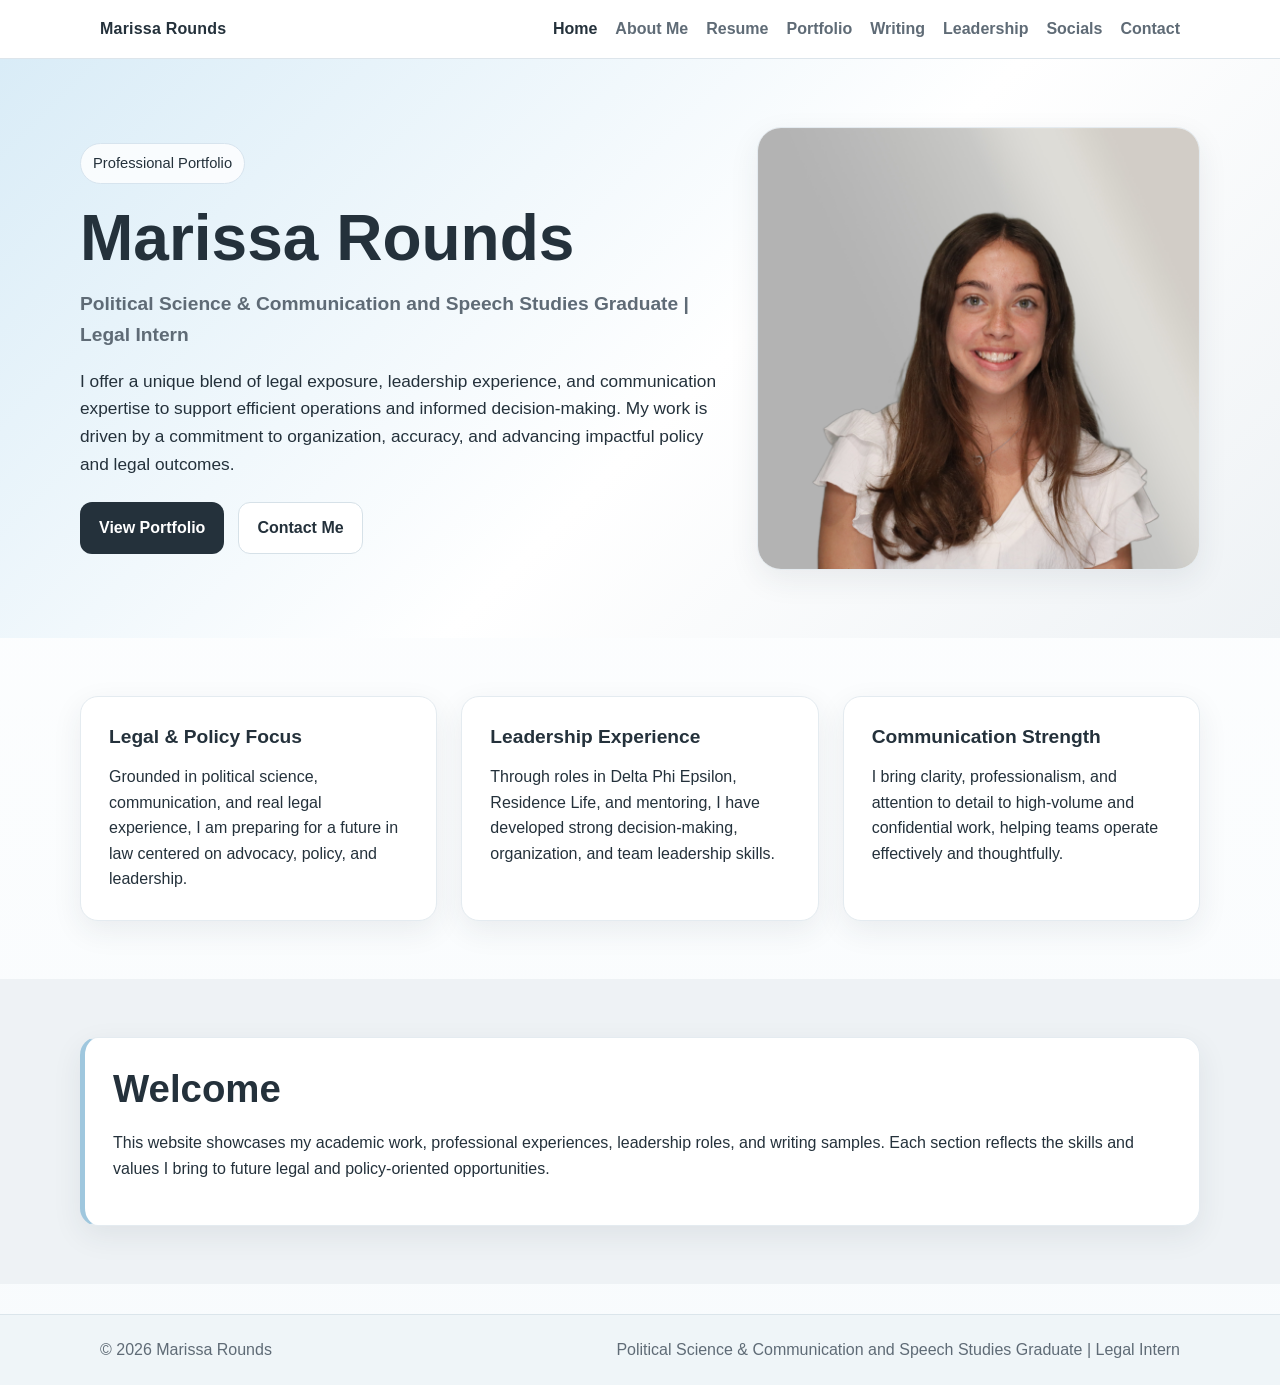
<file: index.html>
<!doctype html>
<html lang="en">
  <head>
    <meta charset="UTF-8" />
    <meta name="viewport" content="width=device-width, initial-scale=1.0" />
    <title>Marissa Rounds | Professional Portfolio</title>
    <link rel="stylesheet" href="css/styles.css" />
  </head>
  <body>
    <header>
      <div class="nav-wrap">
        <div class="brand">Marissa Rounds</div>
        <button class="menu-toggle" aria-label="Toggle navigation">Menu</button>
        <nav>
          <ul>
            <li><a href="index.html">Home</a></li>
            <li><a href="about.html">About Me</a></li>
            <li><a href="resume.html">Resume</a></li>
            <li><a href="portfolio.html">Portfolio</a></li>
            <li><a href="writing.html">Writing</a></li>
            <li><a href="leadership.html">Leadership</a></li>
            <li><a href="socials.html">Socials</a></li>
            <li><a href="contact.html">Contact</a></li>
          </ul>
        </nav>
      </div>
    </header>

    <section class="hero">
      <div class="hero-inner">
        <div class="hero-grid">
          <div>
            <div class="kicker">Professional Portfolio</div>
            <h1>Marissa Rounds</h1>
            <div class="subtitle">
              Political Science &amp; Communication and Speech Studies Graduate
              | Legal Intern
            </div>
            <p class="lead">
              I offer a unique blend of legal exposure, leadership experience,
              and communication expertise to support efficient operations and
              informed decision-making. My work is driven by a commitment to
              organization, accuracy, and advancing impactful policy and legal
              outcomes.
            </p>
            <div class="button-row">
              <a class="btn btn-primary" href="portfolio.html"
                >View Portfolio</a
              >
              <a class="btn btn-secondary" href="contact.html">Contact Me</a>
            </div>
          </div>
          <div class="hero-image">
            <img
              src="images/headshot.jpeg"
              alt="Professional headshot placeholder for Marissa Rounds"
            />
          </div>
        </div>
      </div>
    </section>

    <section class="section">
      <div class="page-shell grid-3">
        <div class="feature">
          <h3>Legal &amp; Policy Focus</h3>
          <p>
            Grounded in political science, communication, and real legal
            experience, I am preparing for a future in law centered on advocacy,
            policy, and leadership.
          </p>
        </div>
        <div class="feature">
          <h3>Leadership Experience</h3>
          <p>
            Through roles in Delta Phi Epsilon, Residence Life, and mentoring, I
            have developed strong decision-making, organization, and team
            leadership skills.
          </p>
        </div>
        <div class="feature">
          <h3>Communication Strength</h3>
          <p>
            I bring clarity, professionalism, and attention to detail to
            high-volume and confidential work, helping teams operate effectively
            and thoughtfully.
          </p>
        </div>
      </div>
    </section>

    <section class="section alt">
      <div class="page-shell card highlight">
        <h2>Welcome</h2>
        <p>
          This website showcases my academic work, professional experiences,
          leadership roles, and writing samples. Each section reflects the
          skills and values I bring to future legal and policy-oriented
          opportunities.
        </p>
      </div>
    </section>

    <footer>
      <div class="footer-inner">
        <div>© <span id="year"></span> Marissa Rounds</div>
        <div>
          Political Science &amp; Communication and Speech Studies Graduate |
          Legal Intern
        </div>
      </div>
    </footer>
    <script src="js/main.js"></script>
  </body>
</html>
</file>
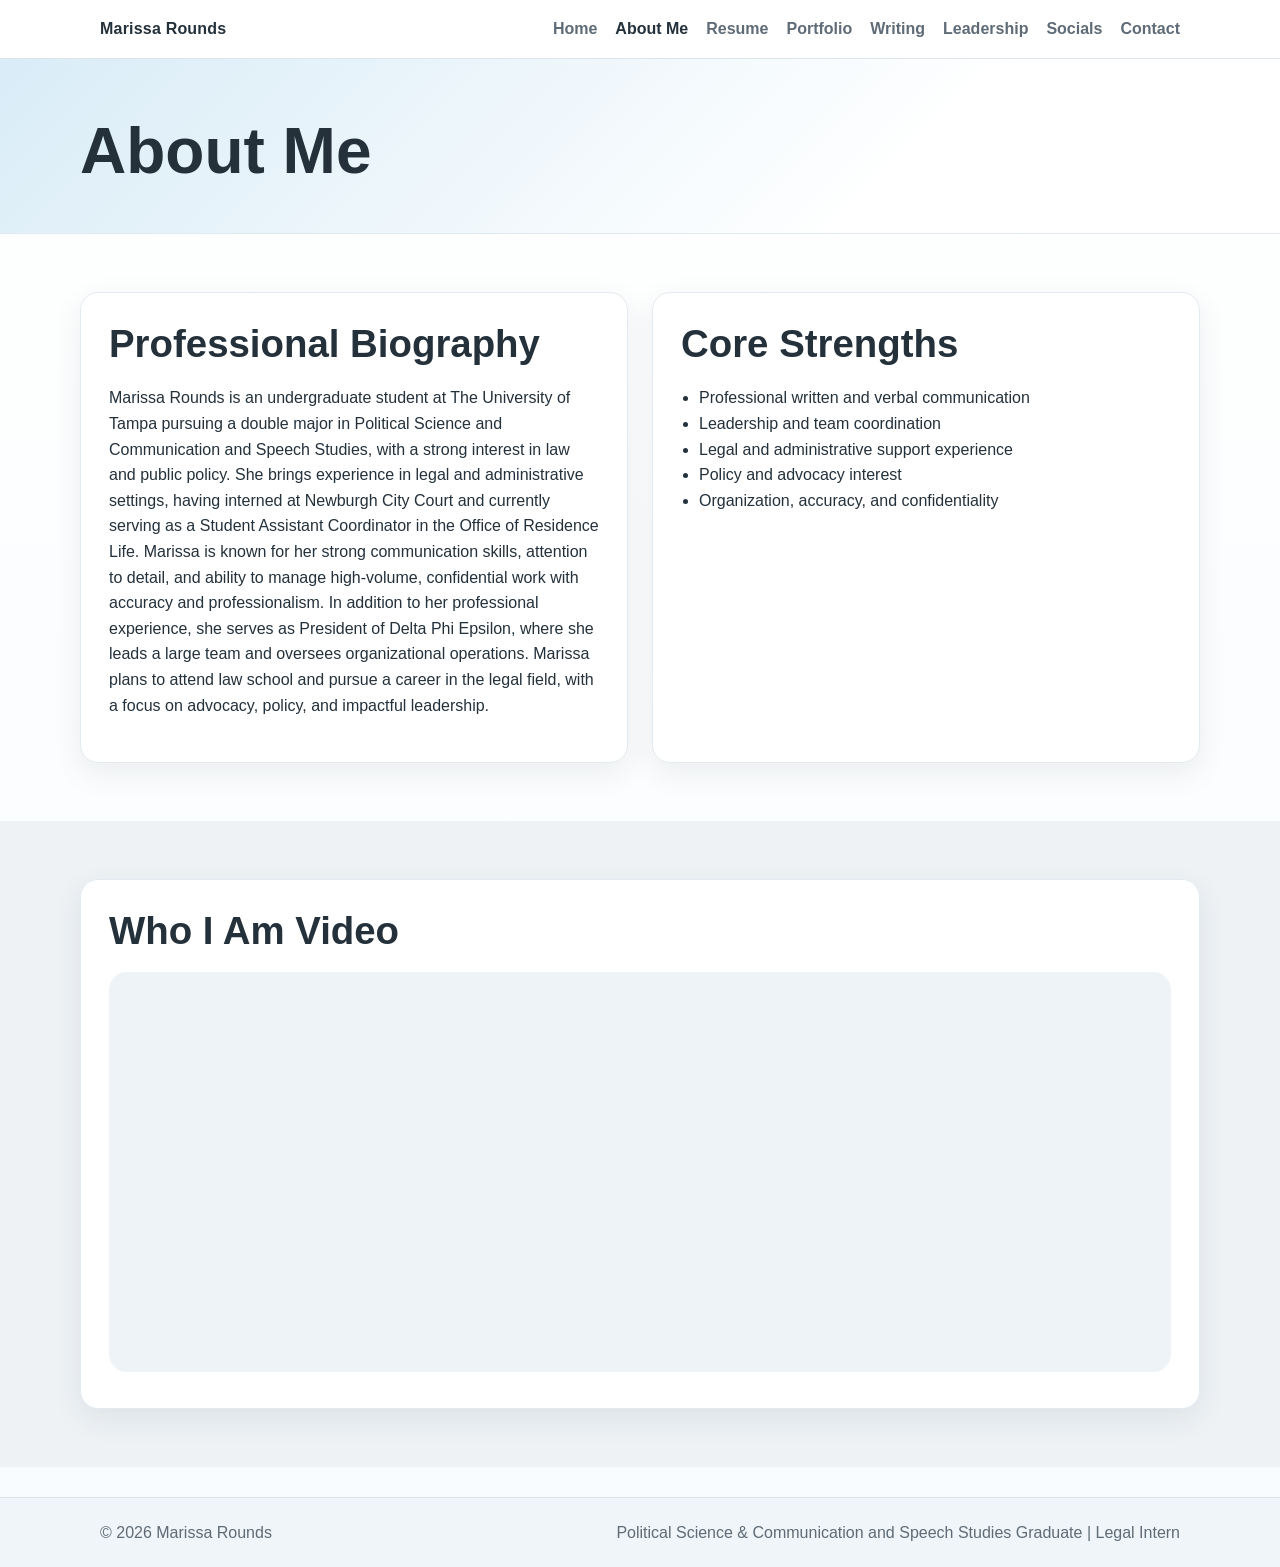
<file: about.html>
<!doctype html>
<html lang="en">
  <head>
    <meta charset="UTF-8" />
    <meta name="viewport" content="width=device-width, initial-scale=1.0" />
    <title>About Me | Marissa Rounds</title>
    <link rel="stylesheet" href="css/styles.css" />
  </head>
  <body>
    <header>
      <div class="nav-wrap">
        <div class="brand">Marissa Rounds</div>
        <button class="menu-toggle" aria-label="Toggle navigation">Menu</button>
        <nav>
          <ul>
            <li><a href="index.html">Home</a></li>
            <li><a href="about.html">About Me</a></li>
            <li><a href="resume.html">Resume</a></li>
            <li><a href="portfolio.html">Portfolio</a></li>
            <li><a href="writing.html">Writing</a></li>
            <li><a href="leadership.html">Leadership</a></li>
            <li><a href="socials.html">Socials</a></li>
            <li><a href="contact.html">Contact</a></li>
          </ul>
        </nav>
      </div>
    </header>

    <section class="page-intro">
      <div class="page-shell">
        <h1>About Me</h1>
        <p></p>
      </div>
    </section>

    <section class="section">
      <div class="page-shell grid-2">
        <div class="card">
          <h2>Professional Biography</h2>
          <p>
            Marissa Rounds is an undergraduate student at The University of
            Tampa pursuing a double major in Political Science and Communication
            and Speech Studies, with a strong interest in law and public policy.
            She brings experience in legal and administrative settings, having
            interned at Newburgh City Court and currently serving as a Student
            Assistant Coordinator in the Office of Residence Life. Marissa is
            known for her strong communication skills, attention to detail, and
            ability to manage high-volume, confidential work with accuracy and
            professionalism. In addition to her professional experience, she
            serves as President of Delta Phi Epsilon, where she leads a large
            team and oversees organizational operations. Marissa plans to attend
            law school and pursue a career in the legal field, with a focus on
            advocacy, policy, and impactful leadership.
          </p>
        </div>
        <div class="card">
          <h2>Core Strengths</h2>
          <ul class="clean">
            <li>Professional written and verbal communication</li>
            <li>Leadership and team coordination</li>
            <li>Legal and administrative support experience</li>
            <li>Policy and advocacy interest</li>
            <li>Organization, accuracy, and confidentiality</li>
          </ul>
        </div>
      </div>
    </section>

    <section class="section alt">
      <div class="page-shell card">
        <h2>Who I Am Video</h2>
        <iframe
          class="video-frame"
          width="100%"
          height="400"
          src="https://www.youtube.com/embed/aosTSKKtebA"
          title="Who I Am Video"
          frameborder="0"
          allow="
            accelerometer;
            autoplay;
            clipboard-write;
            encrypted-media;
            gyroscope;
            picture-in-picture;
            web-share;
          "
          allowfullscreen
        >
        </iframe>
      </div>
    </section>

    <footer>
      <div class="footer-inner">
        <div>© <span id="year"></span> Marissa Rounds</div>
        <div>
          Political Science & Communication and Speech Studies Graduate | Legal
          Intern
        </div>
      </div>
    </footer>
    <script src="js/main.js"></script>
  </body>
</html>
</file>
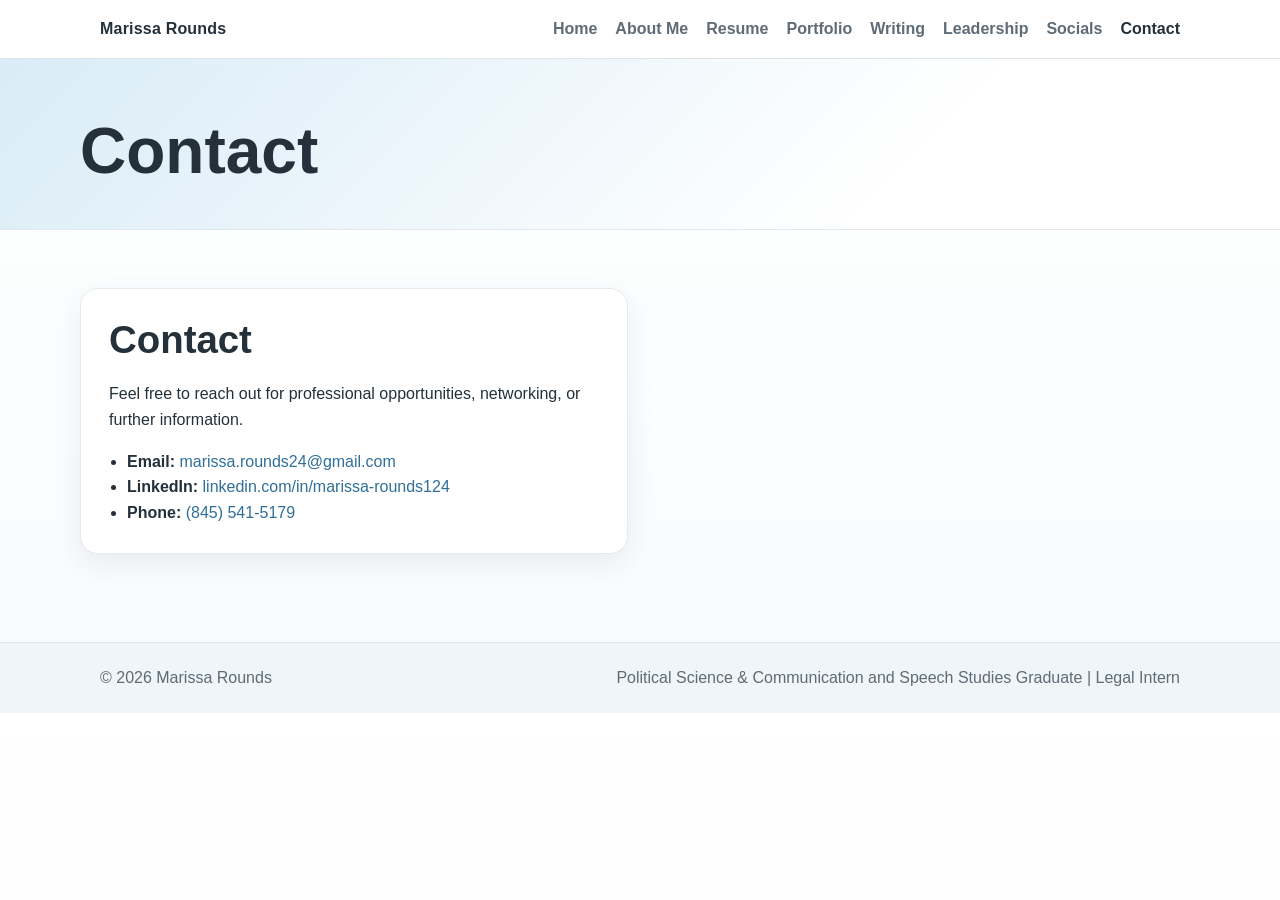
<file: contact.html>
<!doctype html>
<html lang="en">
  <head>
    <meta charset="UTF-8" />
    <meta name="viewport" content="width=device-width, initial-scale=1.0" />
    <title>Contact | Marissa Rounds</title>
    <link rel="stylesheet" href="css/styles.css" />
  </head>
  <body>
    <header>
      <div class="nav-wrap">
        <div class="brand">Marissa Rounds</div>
        <button class="menu-toggle" aria-label="Toggle navigation">Menu</button>
        <nav>
          <ul>
            <li><a href="index.html">Home</a></li>
            <li><a href="about.html">About Me</a></li>
            <li><a href="resume.html">Resume</a></li>
            <li><a href="portfolio.html">Portfolio</a></li>
            <li><a href="writing.html">Writing</a></li>
            <li><a href="leadership.html">Leadership</a></li>
            <li><a href="socials.html">Socials</a></li>
            <li><a href="contact.html">Contact</a></li>
          </ul>
        </nav>
      </div>
    </header>

    <section class="page-intro">
      <div class="page-shell">
        <h1>Contact</h1>
      </div>
    </section>

    <section class="section">
      <div class="page-shell grid-2">
        <div class="contact-card">
          <h2>Contact</h2>
          <p>
            Feel free to reach out for professional opportunities, networking,
            or further information.
          </p>
          <ul class="contact-list">
            <li>
              <strong>Email:</strong>
              <a href="mailto:marissa.rounds24@gmail.com"
                >marissa.rounds24@gmail.com</a
              >
            </li>
            <li>
              <strong>LinkedIn:</strong>
              <a
                href="http://www.linkedin.com/in/marissa-rounds124"
                target="_blank"
                >linkedin.com/in/marissa-rounds124</a
              >
            </li>
            <li>
              <strong>Phone:</strong>
              <a href="tel:18455415179">(845) 541-5179</a>
            </li>
          </ul>
        </div>
      </div>
    </section>

    <footer>
      <div class="footer-inner">
        <div>© <span id="year"></span> Marissa Rounds</div>
        <div>
          Political Science & Communication and Speech Studies Graduate | Legal
          Intern
        </div>
      </div>
    </footer>
    <script src="js/main.js"></script>
  </body>
</html>
</file>
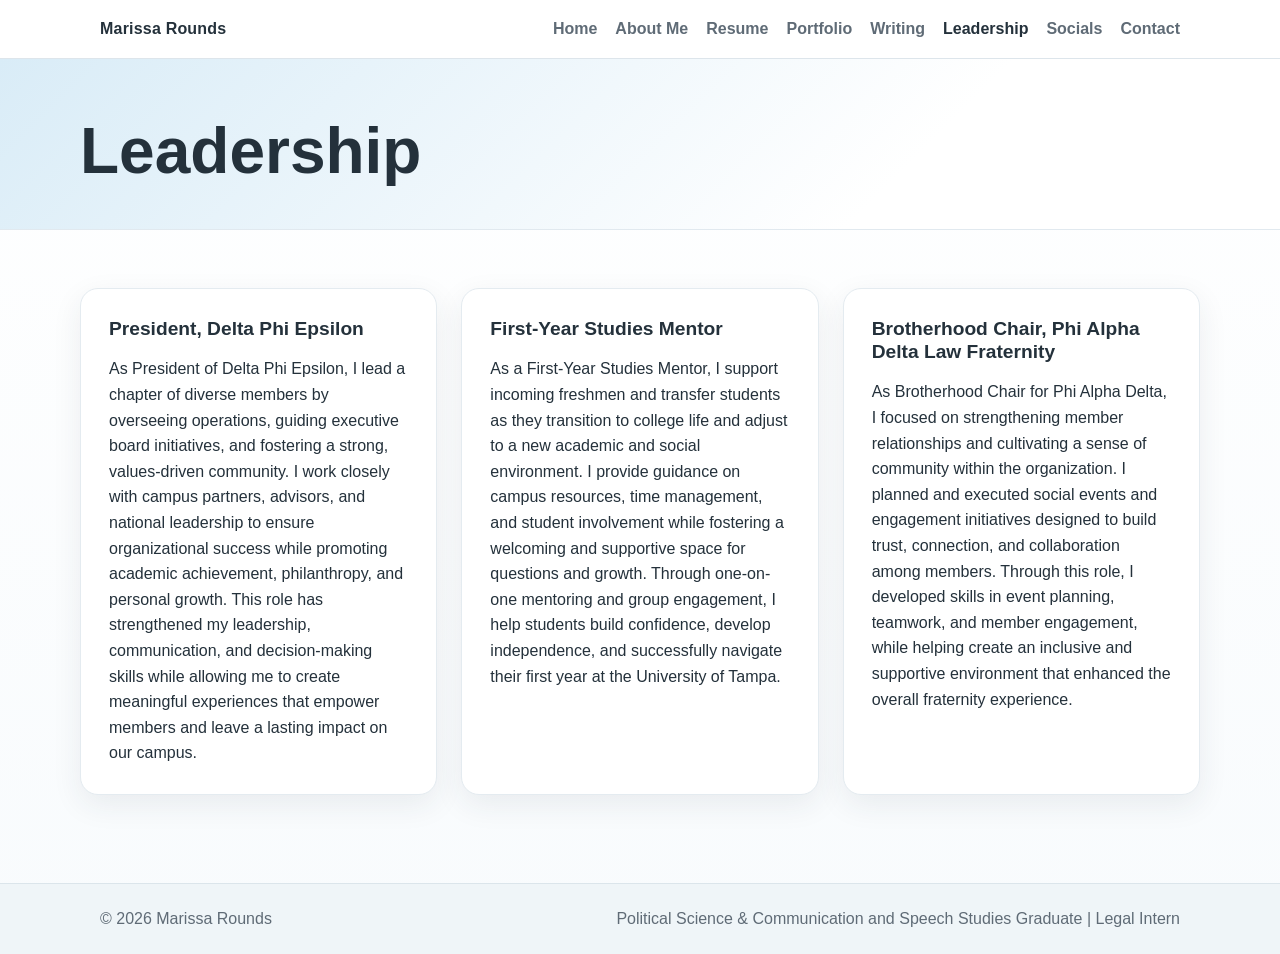
<file: leadership.html>
<!doctype html>
<html lang="en">
  <head>
    <meta charset="UTF-8" />
    <meta name="viewport" content="width=device-width, initial-scale=1.0" />
    <title>Leadership | Marissa Rounds</title>
    <link rel="stylesheet" href="css/styles.css" />
  </head>
  <body>
    <header>
      <div class="nav-wrap">
        <div class="brand">Marissa Rounds</div>
        <button class="menu-toggle" aria-label="Toggle navigation">Menu</button>
        <nav>
          <ul>
            <li><a href="index.html">Home</a></li>
            <li><a href="about.html">About Me</a></li>
            <li><a href="resume.html">Resume</a></li>
            <li><a href="portfolio.html">Portfolio</a></li>
            <li><a href="writing.html">Writing</a></li>
            <li><a href="leadership.html">Leadership</a></li>
            <li><a href="socials.html">Socials</a></li>
            <li><a href="contact.html">Contact</a></li>
          </ul>
        </nav>
      </div>
    </header>

    <section class="page-intro">
      <div class="page-shell">
        <h1>Leadership</h1>
      </div>
    </section>

    <section class="section">
      <div class="page-shell grid-3">
        <div class="sample">
          <h3>President, Delta Phi Epsilon</h3>
          <p>
            As President of Delta Phi Epsilon, I lead a chapter of diverse
            members by overseeing operations, guiding executive board
            initiatives, and fostering a strong, values-driven community. I work
            closely with campus partners, advisors, and national leadership to
            ensure organizational success while promoting academic achievement,
            philanthropy, and personal growth. This role has strengthened my
            leadership, communication, and decision-making skills while allowing
            me to create meaningful experiences that empower members and leave a
            lasting impact on our campus.
          </p>
        </div>
        <div class="sample">
          <h3>First-Year Studies Mentor</h3>
          <p>
            As a First-Year Studies Mentor, I support incoming freshmen and
            transfer students as they transition to college life and adjust to a
            new academic and social environment. I provide guidance on campus
            resources, time management, and student involvement while fostering
            a welcoming and supportive space for questions and growth. Through
            one-on-one mentoring and group engagement, I help students build
            confidence, develop independence, and successfully navigate their
            first year at the University of Tampa.
          </p>
        </div>
        <div class="sample">
          <h3>Brotherhood Chair, Phi Alpha Delta Law Fraternity</h3>
          <p>
            As Brotherhood Chair for Phi Alpha Delta, I focused on strengthening
            member relationships and cultivating a sense of community within the
            organization. I planned and executed social events and engagement
            initiatives designed to build trust, connection, and collaboration
            among members. Through this role, I developed skills in event
            planning, teamwork, and member engagement, while helping create an
            inclusive and supportive environment that enhanced the overall
            fraternity experience.
          </p>
        </div>
      </div>
    </section>
    <footer>
      <div class="footer-inner">
        <div>© <span id="year"></span> Marissa Rounds</div>
        <div>
          Political Science & Communication and Speech Studies Graduate | Legal
          Intern
        </div>
      </div>
    </footer>
    <script src="js/main.js"></script>
  </body>
</html>
</file>
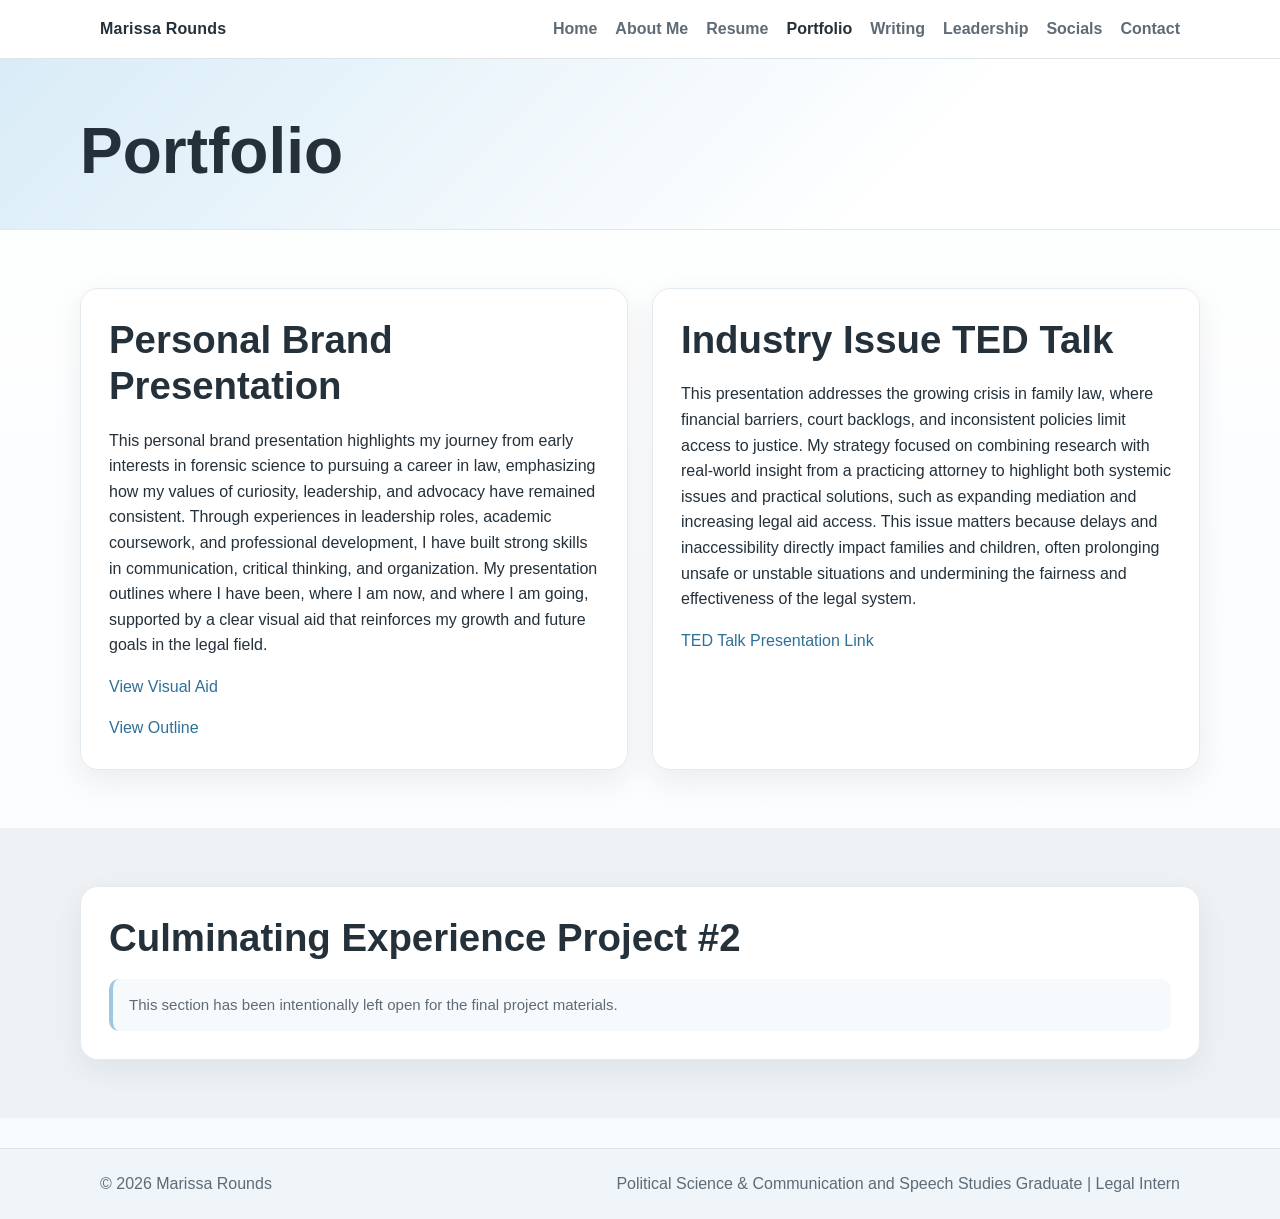
<file: portfolio.html>
<!doctype html>
<html lang="en">
  <head>
    <meta charset="UTF-8" />
    <meta name="viewport" content="width=device-width, initial-scale=1.0" />
    <title>Portfolio | Marissa Rounds</title>
    <link rel="stylesheet" href="css/styles.css" />
  </head>
  <body>
    <header>
      <div class="nav-wrap">
        <div class="brand">Marissa Rounds</div>
        <button class="menu-toggle" aria-label="Toggle navigation">Menu</button>
        <nav>
          <ul>
            <li><a href="index.html">Home</a></li>
            <li><a href="about.html">About Me</a></li>
            <li><a href="resume.html">Resume</a></li>
            <li><a href="portfolio.html">Portfolio</a></li>
            <li><a href="writing.html">Writing</a></li>
            <li><a href="leadership.html">Leadership</a></li>
            <li><a href="socials.html">Socials</a></li>
            <li><a href="contact.html">Contact</a></li>
          </ul>
        </nav>
      </div>
    </header>

    <section class="page-intro">
      <div class="page-shell">
        <h1>Portfolio</h1>
      </div>
    </section>

    <section class="section">
      <div class="page-shell grid-2">
        <div class="sample">
          <h2>Personal Brand Presentation</h2>
          <p>
            This personal brand presentation highlights my journey from early
            interests in forensic science to pursuing a career in law,
            emphasizing how my values of curiosity, leadership, and advocacy
            have remained consistent. Through experiences in leadership roles,
            academic coursework, and professional development, I have built
            strong skills in communication, critical thinking, and organization.
            My presentation outlines where I have been, where I am now, and
            where I am going, supported by a clear visual aid that reinforces my
            growth and future goals in the legal field.
          </p>
          <p>
            <a
              href="docs/SPE475- Personal Brand Presenation (1).pptx"
              target="_blank"
              >View Visual Aid</a
            >
          </p>
          <p>
            <a
              href="docs/Personal Brand Presentation Outline.pdf"
              target="_blank"
              >View Outline</a
            >
          </p>
        </div>
        <div class="sample">
          <h2>Industry Issue TED Talk</h2>
          <p>
            This presentation addresses the growing crisis in family law, where
            financial barriers, court backlogs, and inconsistent policies limit
            access to justice. My strategy focused on combining research with
            real-world insight from a practicing attorney to highlight both
            systemic issues and practical solutions, such as expanding mediation
            and increasing legal aid access. This issue matters because delays
            and inaccessibility directly impact families and children, often
            prolonging unsafe or unstable situations and undermining the
            fairness and effectiveness of the legal system.
          </p>
          <p>
            <a href="https://youtu.be/VkOzoRDN27k" target="_blank"
              >TED Talk Presentation Link</a
            >
          </p>
        </div>
      </div>
    </section>

    <section class="section alt">
      <div class="page-shell sample">
        <h2>Culminating Experience Project #2</h2>
        <p class="note">
          This section has been intentionally left open for the final project
          materials.
        </p>
      </div>
    </section>

    <footer>
      <div class="footer-inner">
        <div>© <span id="year"></span> Marissa Rounds</div>
        <div>
          Political Science & Communication and Speech Studies Graduate | Legal
          Intern
        </div>
      </div>
    </footer>
    <script src="js/main.js"></script>
  </body>
</html>
</file>
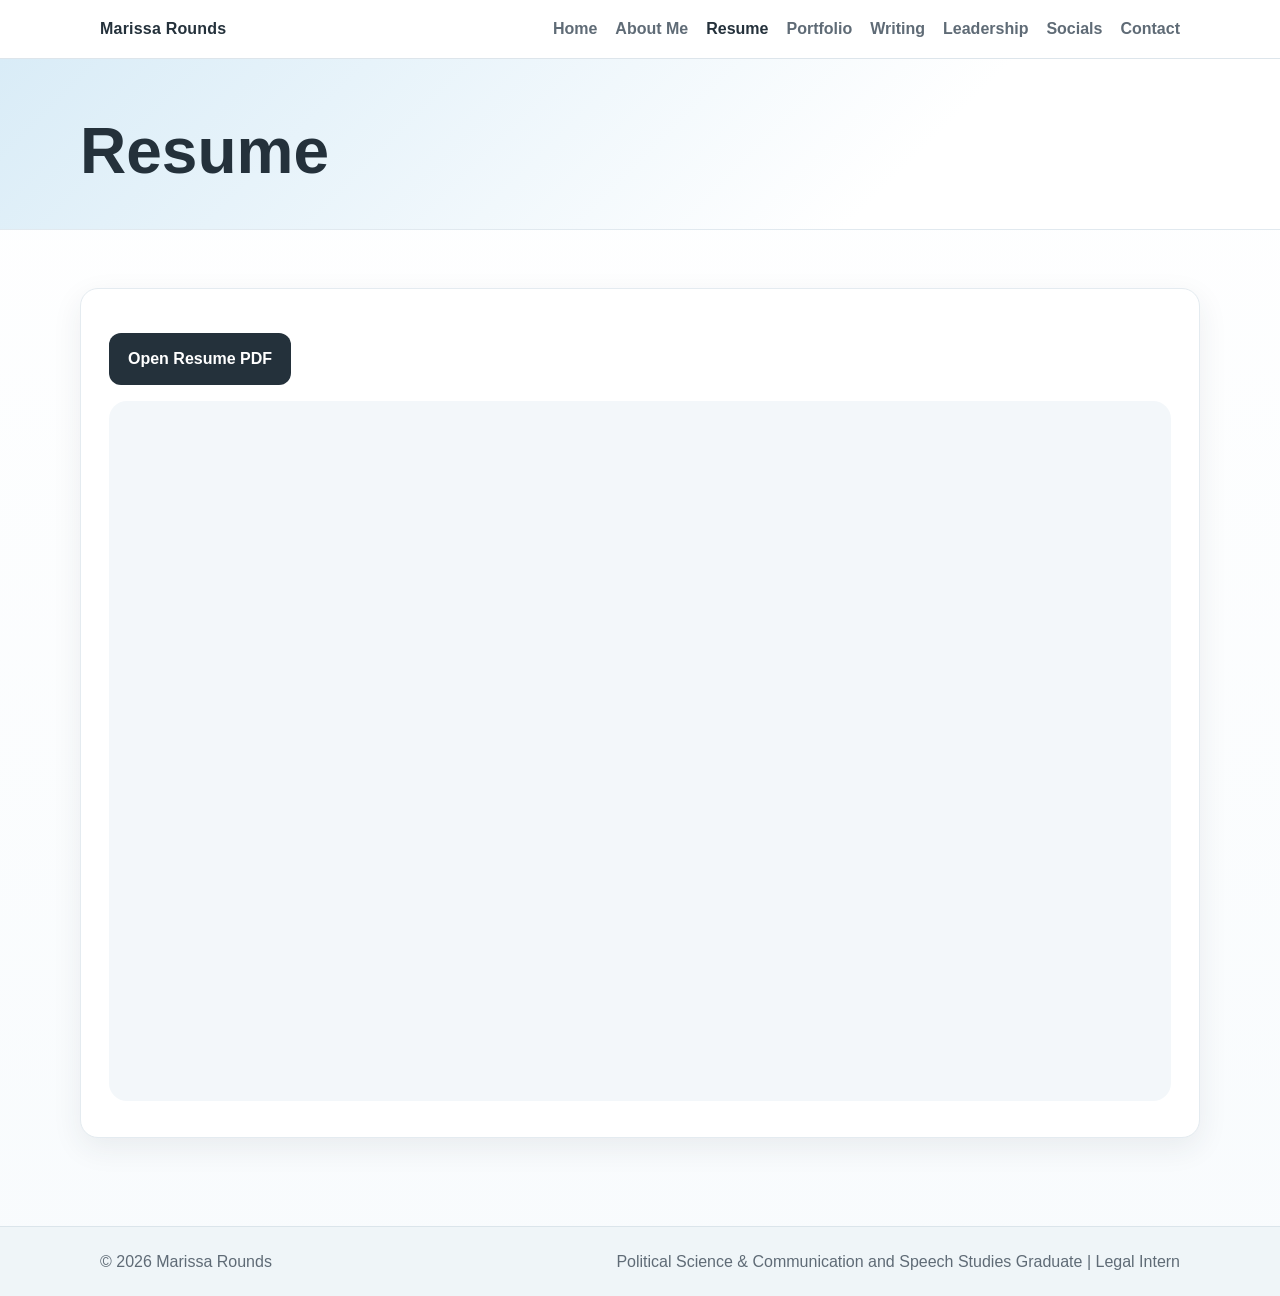
<file: resume.html>
<!doctype html>
<html lang="en">
  <head>
    <meta charset="UTF-8" />
    <meta name="viewport" content="width=device-width, initial-scale=1.0" />
    <title>Resume | Marissa Rounds</title>
    <link rel="stylesheet" href="css/styles.css" />
  </head>
  <body>
    <header>
      <div class="nav-wrap">
        <div class="brand">Marissa Rounds</div>
        <button class="menu-toggle" aria-label="Toggle navigation">Menu</button>
        <nav>
          <ul>
            <li><a href="index.html">Home</a></li>
            <li><a href="about.html">About Me</a></li>
            <li><a href="resume.html">Resume</a></li>
            <li><a href="portfolio.html">Portfolio</a></li>
            <li><a href="writing.html">Writing</a></li>
            <li><a href="leadership.html">Leadership</a></li>
            <li><a href="socials.html">Socials</a></li>
            <li><a href="contact.html">Contact</a></li>
          </ul>
        </nav>
      </div>
    </header>

    <section class="page-intro">
      <div class="page-shell">
        <h1>Resume</h1>
      </div>
    </section>

    <section class="section">
      <div class="page-shell resume-card">
        <p>
          <a
            class="btn btn-primary"
            href="docs/Resume - Marissa Rounds.pdf"
            target="_blank"
            >Open Resume PDF</a
          >
        </p>
        <iframe
          class="embed-frame"
          src="docs/Resume - Marissa Rounds.pdf"
          title="Marissa Rounds Resume"
        ></iframe>
      </div>
    </section>

    <footer>
      <div class="footer-inner">
        <div>© <span id="year"></span> Marissa Rounds</div>
        <div>
          Political Science & Communication and Speech Studies Graduate | Legal
          Intern
        </div>
      </div>
    </footer>
    <script src="js/main.js"></script>
  </body>
</html>
</file>
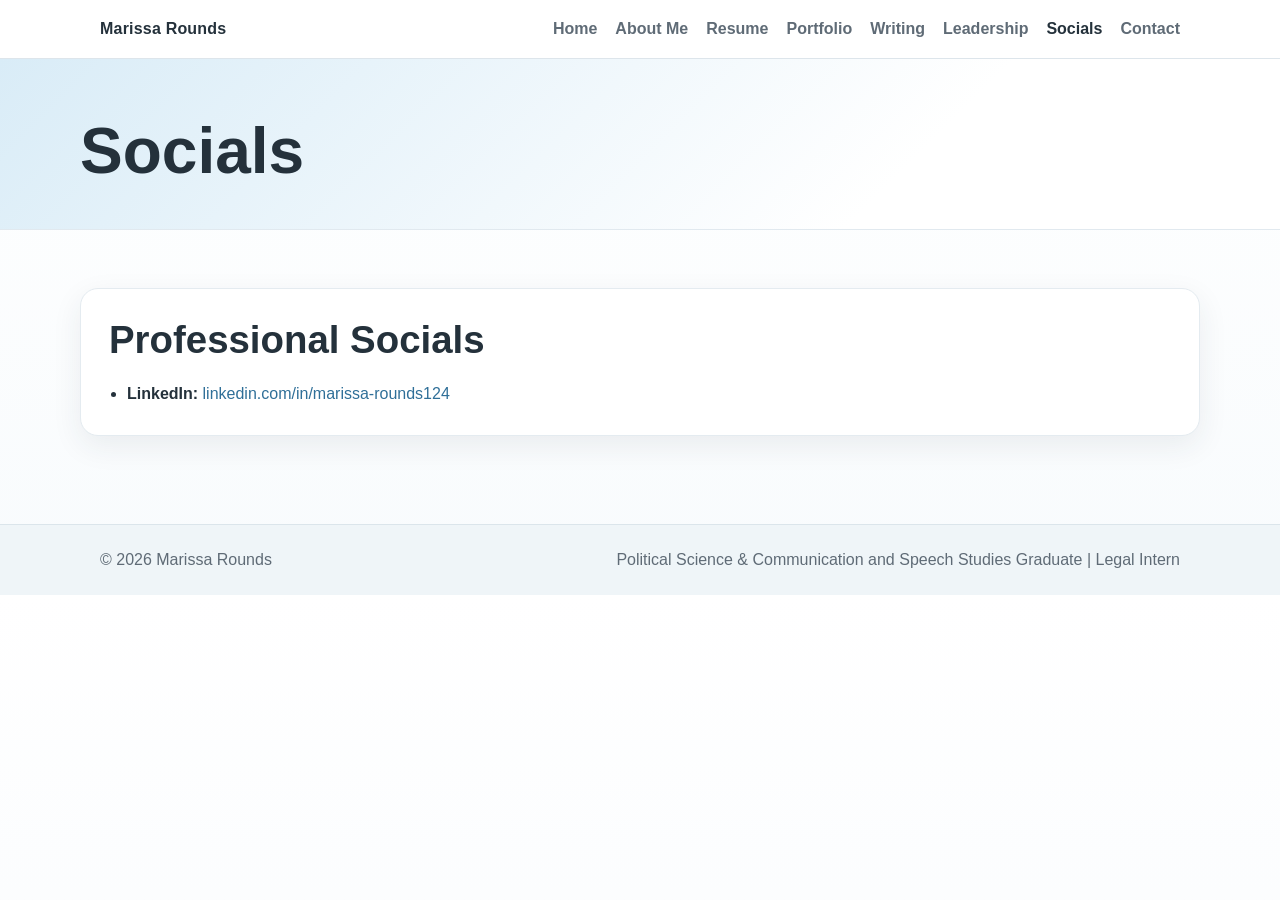
<file: socials.html>
<!doctype html>
<html lang="en">
  <head>
    <meta charset="UTF-8" />
    <meta name="viewport" content="width=device-width, initial-scale=1.0" />
    <title>Socials | Marissa Rounds</title>
    <link rel="stylesheet" href="css/styles.css" />
  </head>
  <body>
    <header>
      <div class="nav-wrap">
        <div class="brand">Marissa Rounds</div>
        <button class="menu-toggle" aria-label="Toggle navigation">Menu</button>
        <nav>
          <ul>
            <li><a href="index.html">Home</a></li>
            <li><a href="about.html">About Me</a></li>
            <li><a href="resume.html">Resume</a></li>
            <li><a href="portfolio.html">Portfolio</a></li>
            <li><a href="writing.html">Writing</a></li>
            <li><a href="leadership.html">Leadership</a></li>
            <li><a href="socials.html">Socials</a></li>
            <li><a href="contact.html">Contact</a></li>
          </ul>
        </nav>
      </div>
    </header>

    <section class="page-intro">
      <div class="page-shell">
        <h1>Socials</h1>
      </div>
    </section>

    <section class="section">
      <div class="page-shell card">
        <h2>Professional Socials</h2>
        <ul class="clean">
          <li>
            <strong>LinkedIn:</strong>
            <a
              href="https://www.linkedin.com/in/marissa-rounds124/"
              target="_blank"
              >linkedin.com/in/marissa-rounds124</a
            >
          </li>
        </ul>
      </div>
    </section>

    <footer>
      <div class="footer-inner">
        <div>© <span id="year"></span> Marissa Rounds</div>
        <div>
          Political Science & Communication and Speech Studies Graduate | Legal
          Intern
        </div>
      </div>
    </footer>
    <script src="js/main.js"></script>
  </body>
</html>
</file>
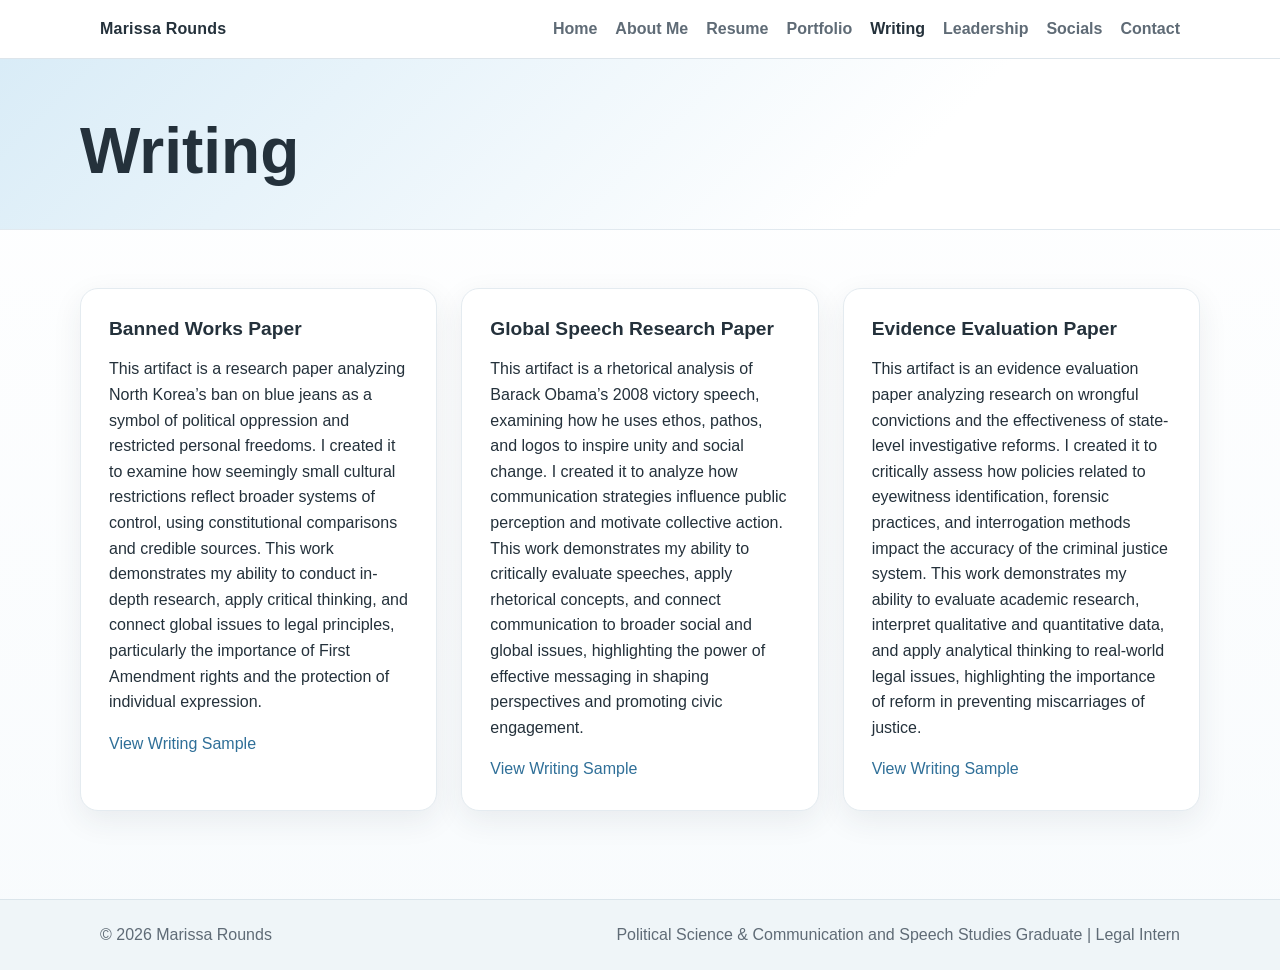
<file: writing.html>
<!doctype html>
<html lang="en">
  <head>
    <meta charset="UTF-8" />
    <meta name="viewport" content="width=device-width, initial-scale=1.0" />
    <title>Writing | Marissa Rounds</title>
    <link rel="stylesheet" href="css/styles.css" />
  </head>
  <body>
    <header>
      <div class="nav-wrap">
        <div class="brand">Marissa Rounds</div>
        <button class="menu-toggle" aria-label="Toggle navigation">Menu</button>
        <nav>
          <ul>
            <li><a href="index.html">Home</a></li>
            <li><a href="about.html">About Me</a></li>
            <li><a href="resume.html">Resume</a></li>
            <li><a href="portfolio.html">Portfolio</a></li>
            <li><a href="writing.html">Writing</a></li>
            <li><a href="leadership.html">Leadership</a></li>
            <li><a href="socials.html">Socials</a></li>
            <li><a href="contact.html">Contact</a></li>
          </ul>
        </nav>
      </div>
    </header>

    <section class="page-intro">
      <div class="page-shell">
        <h1>Writing</h1>
      </div>
    </section>

    <section class="section">
      <div class="page-shell grid-3">
        <div class="sample">
          <h3>Banned Works Paper</h3>
          <p>
            This artifact is a research paper analyzing North Korea’s ban on
            blue jeans as a symbol of political oppression and restricted
            personal freedoms. I created it to examine how seemingly small
            cultural restrictions reflect broader systems of control, using
            constitutional comparisons and credible sources. This work
            demonstrates my ability to conduct in-depth research, apply critical
            thinking, and connect global issues to legal principles,
            particularly the importance of First Amendment rights and the
            protection of individual expression.
          </p>
          <p>
            <a
              href="docs/Rounds_SPE315_BannedWorksPaper_2025.pdf"
              target="_blank"
              >View Writing Sample</a
            >
          </p>
        </div>
        <div class="sample">
          <h3>Global Speech Research Paper</h3>
          <p>
            This artifact is a rhetorical analysis of Barack Obama’s 2008
            victory speech, examining how he uses ethos, pathos, and logos to
            inspire unity and social change. I created it to analyze how
            communication strategies influence public perception and motivate
            collective action. This work demonstrates my ability to critically
            evaluate speeches, apply rhetorical concepts, and connect
            communication to broader social and global issues, highlighting the
            power of effective messaging in shaping perspectives and promoting
            civic engagement.
          </p>
          <p>
            <a
              href="docs/Rounds_SPE212_GlobalSpeechResearchPaper_2025.pdf"
              target="_blank"
              >View Writing Sample</a
            >
          </p>
        </div>
        <div class="sample">
          <h3>Evidence Evaluation Paper</h3>
          <p>
            This artifact is an evidence evaluation paper analyzing research on
            wrongful convictions and the effectiveness of state-level
            investigative reforms. I created it to critically assess how
            policies related to eyewitness identification, forensic practices,
            and interrogation methods impact the accuracy of the criminal
            justice system. This work demonstrates my ability to evaluate
            academic research, interpret qualitative and quantitative data, and
            apply analytical thinking to real-world legal issues, highlighting
            the importance of reform in preventing miscarriages of justice.
          </p>
          <p>
            <a
              href="docs/Rounds_UTCRM255_EvidenceEvaluationPaper_2024.pdf"
              target="_blank"
              >View Writing Sample</a
            >
          </p>
        </div>
      </div>
    </section>

    <footer>
      <div class="footer-inner">
        <div>© <span id="year"></span> Marissa Rounds</div>
        <div>
          Political Science & Communication and Speech Studies Graduate | Legal
          Intern
        </div>
      </div>
    </footer>
    <script src="js/main.js"></script>
  </body>
</html>
</file>
<file: css/styles.css>
:root{
  --blue:#d9ecf7;
  --blue-strong:#9fc7de;
  --grey:#5f6b76;
  --grey-light:#eef2f5;
  --white:#ffffff;
  --text:#24313b;
  --shadow:0 10px 30px rgba(36,49,59,0.08);
  --radius:18px;
  --max:1120px;
}
*{box-sizing:border-box}
html{scroll-behavior:smooth}
body{
  margin:0;
  font-family:Arial, Helvetica, sans-serif;
  color:var(--text);
  background:linear-gradient(180deg, var(--white) 0%, #f8fbfd 100%);
  line-height:1.6;
}
img{max-width:100%;display:block}
a{color:#2f6f98;text-decoration:none}
a:hover{text-decoration:underline}
header{
  position:sticky; top:0; z-index:1000;
  background:rgba(255,255,255,0.95);
  backdrop-filter: blur(8px);
  border-bottom:1px solid #dde5eb;
}
.nav-wrap{
  max-width:var(--max); margin:0 auto; padding:16px 20px;
  display:flex; align-items:center; justify-content:space-between; gap:20px;
}
.brand{
  font-weight:700; color:var(--text); letter-spacing:0.2px;
}
.menu-toggle{
  display:none; border:none; background:var(--blue); padding:10px 14px;
  border-radius:10px; cursor:pointer; font-weight:700;
}
nav ul{
  list-style:none; display:flex; gap:18px; margin:0; padding:0; flex-wrap:wrap;
}
nav a{
  color:var(--grey); font-weight:600;
}
nav a.active, nav a:hover{color:var(--text)}
.hero{
  background:linear-gradient(135deg, var(--blue) 0%, var(--white) 55%, var(--grey-light) 100%);
  padding:68px 20px;
}
.hero-inner, .page-shell{
  max-width:var(--max); margin:0 auto;
}
.hero-grid{
  display:grid; grid-template-columns:1.3fr 0.9fr; gap:36px; align-items:center;
}
.kicker{
  display:inline-block; background:rgba(255,255,255,0.8); border:1px solid #d7e4ee;
  padding:8px 12px; border-radius:999px; font-size:0.92rem; margin-bottom:16px;
}
h1,h2,h3{line-height:1.2; margin-top:0}
h1{font-size:clamp(2.2rem, 5vw, 4rem); margin-bottom:12px}
h2{font-size:clamp(1.7rem, 3vw, 2.4rem); margin-bottom:18px}
h3{font-size:1.2rem; margin-bottom:10px}
.subtitle{
  font-size:1.2rem; color:var(--grey); margin-bottom:12px; font-weight:700;
}
.lead{
  max-width:700px; font-size:1.08rem; margin-bottom:24px;
}
.button-row{display:flex; gap:14px; flex-wrap:wrap}
.btn{
  display:inline-block; padding:12px 18px; border-radius:12px; font-weight:700;
  border:1px solid transparent; transition:0.2s ease;
}
.btn-primary{background:var(--text); color:var(--white)}
.btn-primary:hover{text-decoration:none; transform:translateY(-1px)}
.btn-secondary{background:var(--white); color:var(--text); border-color:#d6e1e8}
.btn-secondary:hover{text-decoration:none; transform:translateY(-1px)}
.card, .feature, .sample, .contact-card, .resume-card{
  background:var(--white); border-radius:var(--radius); box-shadow:var(--shadow);
  padding:28px; border:1px solid #e4ebf0;
}
.hero-image{
  overflow:hidden; border-radius:24px; background:var(--white); box-shadow:var(--shadow);
  border:1px solid #e4ebf0;
}
.hero-image img{width:100%; height:100%; object-fit:cover}
.section{
  padding:58px 20px;
}
.section.alt{background:var(--grey-light)}
.grid-2{display:grid; grid-template-columns:repeat(2, minmax(0,1fr)); gap:24px}
.grid-3{display:grid; grid-template-columns:repeat(3, minmax(0,1fr)); gap:24px}
.page-intro{
  background:linear-gradient(135deg, var(--blue) 0%, var(--white) 70%);
  padding:54px 20px 28px;
  border-bottom:1px solid #e1e9ef;
}
.page-intro p{max-width:840px}
.embed-frame{
  width:100%; min-height:700px; border:none; border-radius:18px; background:#f3f7fa;
}
.video-frame{
  width:100%; max-height:420px; border:none; border-radius:18px; background:#edf3f7;
}
.sample p:last-child, .feature p:last-child{margin-bottom:0}
.contact-list{padding-left:18px; margin:0}
footer{
  background:#eff5f8; border-top:1px solid #dbe5eb; margin-top:30px;
}
.footer-inner{
  max-width:var(--max); margin:0 auto; padding:22px 20px; color:var(--grey);
  display:flex; justify-content:space-between; gap:20px; flex-wrap:wrap;
}
.note{
  font-size:0.94rem; color:var(--grey); background:#f7fafc; border-left:4px solid var(--blue-strong);
  padding:14px 16px; border-radius:10px;
}
.highlight{
  border-left:5px solid var(--blue-strong);
}
ul.clean{
  margin:0; padding-left:18px;
}
@media (max-width: 860px){
  .hero-grid, .grid-2, .grid-3{grid-template-columns:1fr}
  .menu-toggle{display:inline-block}
  nav{display:none; width:100%}
  nav.open{display:block}
  .nav-wrap{flex-wrap:wrap}
  nav ul{flex-direction:column; padding-top:8px}
  .embed-frame{min-height:540px}
}
</file>
